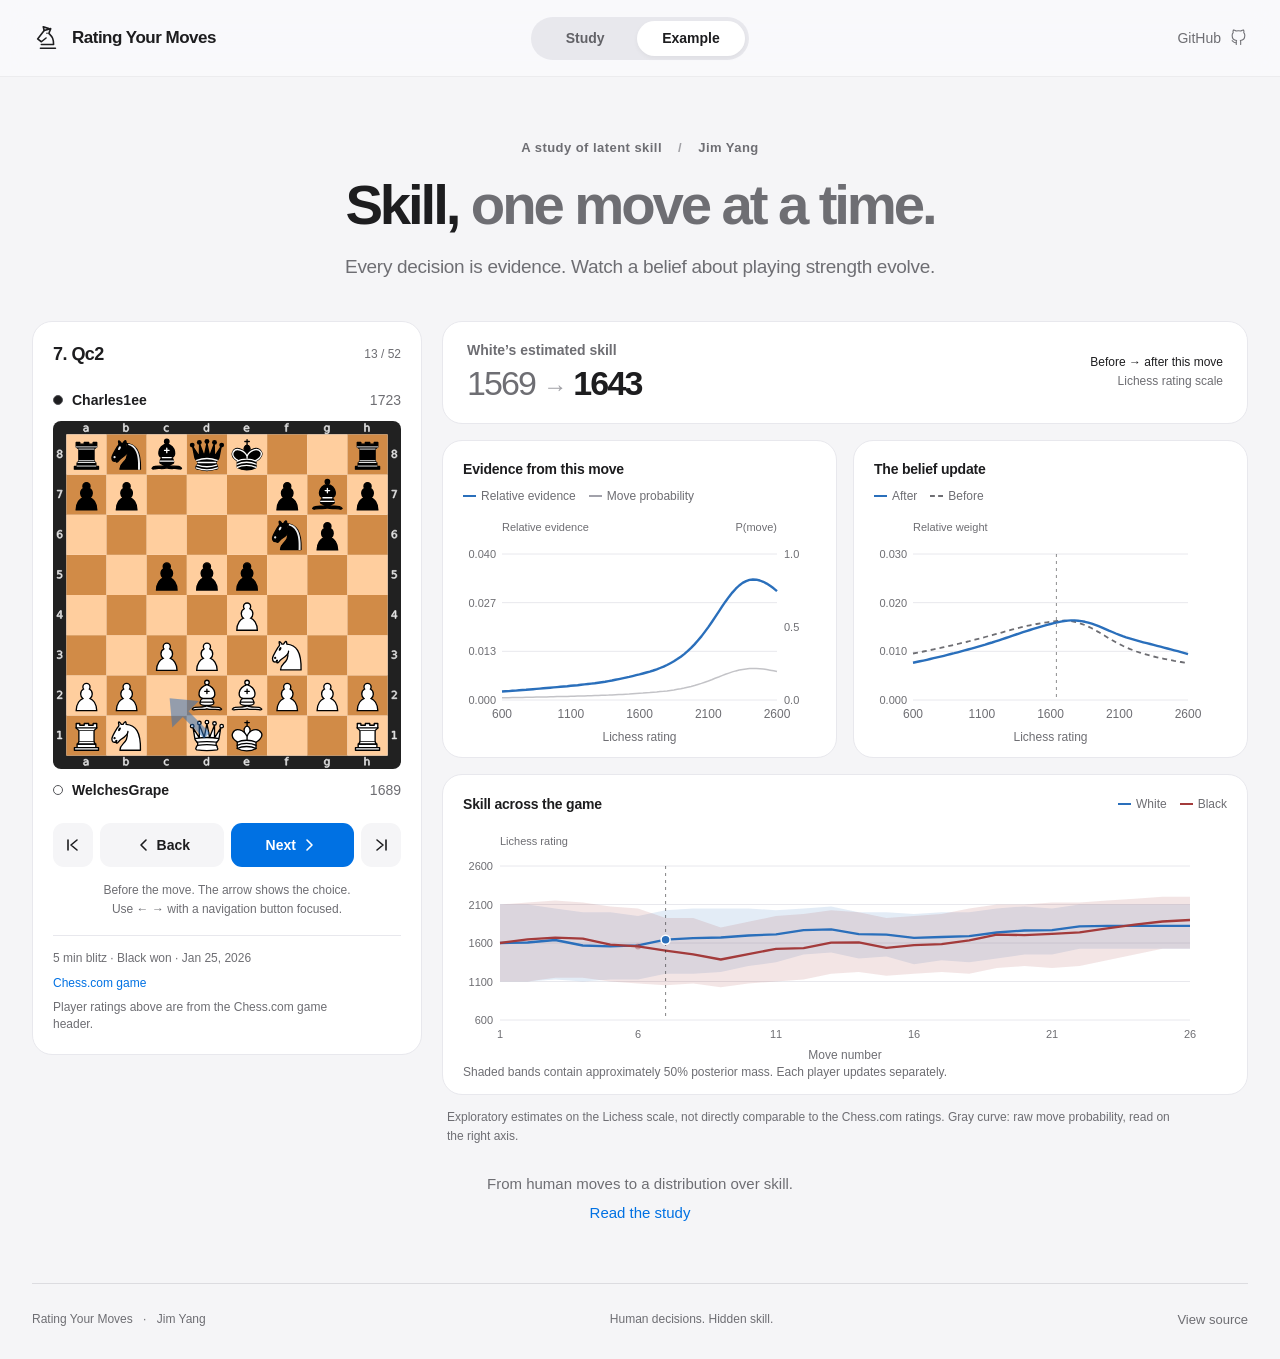
<file: docs/index.html>
<!doctype html>
<html lang="en">
<head>
  <meta charset="utf-8">
  <meta name="viewport" content="width=device-width, initial-scale=1">
  <meta name="theme-color" content="#f5f5f7">
  <meta name="description" content="What can a move reveal about the player behind it? A study of latent skill, with a move-by-move chess demo by Jim Yang.">
  <meta property="og:title" content="Rating Your Moves · Jim Yang">
  <meta property="og:description" content="Inferring latent skill from human decisions. Explore the study and a move-by-move chess example.">
  <meta property="og:type" content="website">
  <meta property="og:url" content="https://jimhcyang.github.io/rating_your_moves/">
  <meta property="og:image" content="https://jimhcyang.github.io/rating_your_moves/assets/study/board-feature-planes.png">
  <title>Rating Your Moves · Jim Yang</title>
  <link rel="icon" type="image/svg+xml" href="assets/favicon.svg">
  <link rel="stylesheet" href="assets/site.css">
  <script src="assets/site.js" defer></script>
</head>
<body>
  <a class="skip-link" href="#content">Skip to content</a>
  <header class="site-header">
    <div class="nav-inner">
      <a class="wordmark" href="#example" aria-label="Rating Your Moves home"><svg viewBox="0 0 32 32" aria-hidden="true"><path d="M9 27h16M10 23h13c0-6-1-8-5-12l2-5-7 2-7 9 4 3 5-4"/><path d="m13 8-1-4 6 2M16 11h.01"/></svg><span>Rating Your Moves</span></a>
      <nav class="tabs" aria-label="Project views">
        <a href="#study" id="study-tab">Study</a>
        <a href="#example" id="example-tab" aria-current="page">Example</a>
      </nav>
      <a class="source-link" href="https://github.com/jimhcyang/rating_your_moves">GitHub<svg viewBox="0 0 24 24" aria-hidden="true"><path d="M9 18c-4.3 1.3-4.3-2.2-6-2.7m12 5.4v-3.5c0-1 .1-1.5-.5-2.2 3.1-.3 6.3-1.5 6.3-7A5.4 5.4 0 0 0 19.3 4c.1-.4.7-1.8-.2-3.6 0 0-1.2-.4-3.8 1.4a13 13 0 0 0-6.8 0C5.9 0 4.7.4 4.7.4 3.8 2.2 4.4 3.6 4.5 4A5.4 5.4 0 0 0 3 8c0 5.5 3.2 6.7 6.3 7-.5.5-.6 1.1-.5 2.2v3.5" transform="translate(0 1) scale(.95)"/></svg></a>
    </div>
  </header>

  <main id="content">
    <section id="example" class="view" aria-labelledby="example-title">
      <div class="hero example-hero">
        <p class="eyebrow">A study of latent skill <span aria-hidden="true">/</span> Jim Yang</p>
        <h1 id="example-title">Skill, <span>one move at a time.</span></h1>
        <p class="hero-description">Every decision is evidence. Watch a belief about playing strength evolve.</p>
      </div>
      <div class="demo-container">
        <iframe id="demo-frame" src="demo.html" title="Interactive chess replay with move-by-move skill estimates" height="900"></iframe>
        <noscript><p>Open the <a href="demo.html">standalone example</a> to explore the game. The replay requires JavaScript.</p></noscript>
      </div>
      <div class="example-outro"><p>From human moves to a distribution over skill.</p><a href="#study">Read the study</a></div>
    </section>

    <section id="study" class="view" aria-labelledby="study-title" hidden>
      <div class="hero study-hero">
        <p class="eyebrow">Research notes <span aria-hidden="true">/</span> Jim Yang</p>
        <h1 id="study-title">What does a move<br><span>say about you?</span></h1>
        <p class="hero-description">Looking beyond the result to the skill behind each decision.</p>
      </div>

      <article class="study-article">
        <div class="study-opening">
          <div class="prose opening">
            <p>A result tells us who won. A sequence of decisions tells a richer story.</p>
            <p><strong>Rating Your Moves</strong> asks how much we can infer about a player’s strength from the moves they choose—and how certain we should be. The board is visible. The decision is observable. The ability behind it is hidden.</p>
          </div>
          <blockquote class="chess-quote opening-quote">
            <p>“The mistakes are all there on the board, waiting to be made.”</p>
            <cite>Savielly Tartakower</cite>
          </blockquote>
        </div>

        <section class="article-section editorial-row data-section">
          <div class="prose">
            <p class="section-label">The data</p>
            <h2>Start with<br>human decisions.</h2>
            <p>The study focuses on Lichess 5+0 blitz games, with ten 200-point rating bands spanning 400–2400. Balanced training samples keep common ratings from dominating; an unbalanced test sample preserves the natural rating mix.</p>
            <blockquote class="chess-quote inline-quote">
              <p>“Chess is the art of analysis.”</p>
              <cite>Mikhail Botvinnik</cite>
            </blockquote>
          </div>
          <figure class="study-figure landscape">
            <a href="assets/study/rating-time-control-distribution.png" target="_blank" rel="noopener" aria-label="Open the rating and time-control distribution at full resolution"><img src="assets/study/rating-time-control-distribution.png" alt="Heatmap of the source archive's games across rating bands and time controls, showing an uneven distribution." width="1800" height="990" loading="lazy"></a>
            <figcaption>Games across rating bands and time controls. A logarithmic scale reveals the uneven distribution in the archive.</figcaption>
          </figure>
        </section>

        <section class="article-section editorial-row representation-section">
          <div class="prose">
            <p class="section-label">The representation</p>
            <h2>One board.<br>Sixty-four views.</h2>
            <p>To us, a position is one chessboard. For a rating classifier, each half-move becomes a <strong>64 × 8 × 8</strong> representation of piece locations, square control, and the change made by the move.</p>
            <p>These layers reveal the structure of a decision. Neural classifiers turn them into a distribution over rating bands, using the two players’ average rating as the training target.</p>
          </div>
          <figure class="study-figure square">
            <a href="assets/study/board-feature-planes.png" target="_blank" rel="noopener" aria-label="Open all 64 board feature planes at full resolution"><img src="assets/study/board-feature-planes.png" alt="An eight-by-eight grid of chessboards visualizing the 64 feature planes for a position and move." width="1999" height="1999" loading="lazy"></a>
            <figcaption>Sixty-four ways of seeing the same decision. Select the image to look closer.</figcaption>
          </figure>
        </section>

        <section class="article-section editorial-row belief-section">
          <div class="prose">
            <p class="section-label">The evidence</p>
            <h2>A belief that moves<br>with the game.</h2>
            <p>Move-level predictions combine into an evolving rating distribution. A familiar move may tell us little; a distinctive decision may shift the estimate.</p>
            <p>Following the whole distribution keeps uncertainty in view. Its shape matters alongside its center: how much does this move tell us, and how much remains unknown?</p>
          </div>
          <details class="replay-detail" open>
            <summary>A game, move by move<span class="plus" aria-hidden="true"></span></summary>
            <figure class="replay-figure">
              <img src="assets/study/original-posterior-replay.gif" data-src="assets/study/original-posterior-replay.gif" alt="Replay of Charles1ee versus Basti1967, with the chessboard and the classifier's changing rating distributions." width="800" height="1208" loading="lazy">
              <noscript><a href="assets/study/original-posterior-replay.gif">Open the animated replay</a></noscript>
              <figcaption>Charles1ee vs Basti1967. The board and the classifier’s rating distribution unfold together; curves are scaled for display.</figcaption>
            </figure>
          </details>
        </section>

        <section class="article-section inverse-section">
          <div class="inverse-heading">
            <p class="section-label">The inference</p>
            <h2>Turn the<br> question around.</h2>
          </div>
          <div class="prose">
            <p>A complementary route starts with a skill-conditioned move model: what would a player of a given strength play? The <a href="#example">interactive example</a> asks the inverse question—which strengths make these observed moves plausible?</p>
            <div class="equation" aria-label="Updated belief in skill is proportional to prior belief times move likelihood raised to an evidence weight"><span>Updated belief</span><span class="math-symbol">∝</span><span>Prior belief</span><span class="math-symbol">×</span><span>Move likelihood<sup>α</sup></span></div>
            <p>Using <a href="https://www.maiachess.com/">Maia-3</a>’s 5M human-move model, it tracks White and Black separately. Evidence is tempered, with a per-move trust cap, so a single decision has limited influence.</p>
            <p class="research-note">An exploratory case study: one Chess.com game, evaluated on a Lichess rating scale. The estimates and uncertainty need validation across players and games; they are not official ratings.</p>
          </div>
        </section>

        <section class="article-section next-question">
          <blockquote class="chess-quote closing-quote">
            <p>“The beauty of a move lies not in its appearance, but in the thought behind it.”</p>
            <cite>Siegbert Tarrasch</cite>
          </blockquote>
          <div class="prose">
            <p class="section-label">Beyond the rating</p>
            <h2>Understanding the player.</h2>
            <p>Can we separate persistent skill from style, position difficulty, and time pressure? Adding clock usage and engine-based move quality could help explain where a player’s decisions change—and why.</p>
            <p>The ambition is to understand what our choices reveal about us, and how that changes as we learn.</p>
            <a class="primary-link" href="#example">Explore the example</a>
          </div>
        </section>
      </article>
    </section>
  </main>

  <footer class="site-footer"><span>Rating Your Moves <span aria-hidden="true">·</span> Jim Yang</span><span>Human decisions. Hidden skill.</span><a href="https://github.com/jimhcyang/rating_your_moves">View source</a></footer>
</body>
</html>
</file>
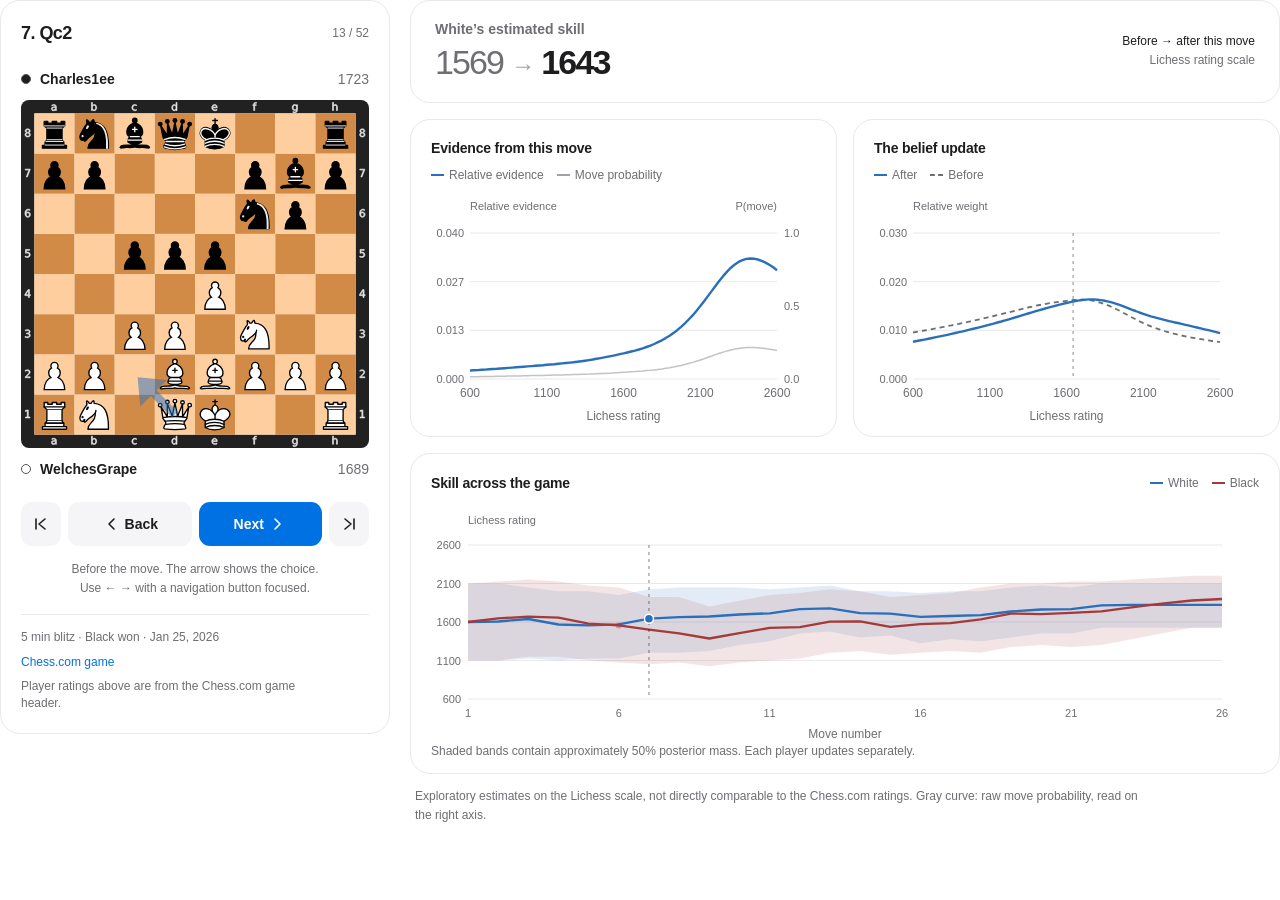
<file: docs/demo.html>
<!doctype html>
<html lang="en">
<head>
  <meta charset="utf-8">
  <meta name="viewport" content="width=device-width, initial-scale=1">
  <meta name="color-scheme" content="light">
  <title>Move explorer — Rating Your Moves</title>
  <link rel="stylesheet" href="assets/demo.css">
  <script src="assets/demo-data.js" defer></script>
  <script src="assets/demo.js" defer></script>
</head>
<body>
<main id="explorer" aria-label="Move-by-move skill explorer">
  <div class="demo-grid">
    <section class="board-card card" aria-label="Chess game replay">
      <div class="move-heading">
        <span id="move-label" aria-live="polite" aria-atomic="true"></span>
        <span id="move-count" class="move-count"></span>
      </div>
      <div class="player"><span class="piece-dot black" aria-hidden="true"></span><span>Charles1ee</span><span class="player-rating">1723</span></div>
      <div id="board" role="img" aria-label="Chess position before the selected move"></div>
      <div class="player"><span class="piece-dot white" aria-hidden="true"></span><span>WelchesGrape</span><span class="player-rating">1689</span></div>
      <div class="controls" role="group" aria-label="Move navigation" aria-describedby="keyboard-hint">
        <button id="start" type="button" aria-label="First move" title="First move"><svg viewBox="0 0 20 20" aria-hidden="true"><path d="M5 5v10m9-10-6 5 6 5"/></svg></button>
        <button id="prev" type="button" aria-label="Previous move"><svg viewBox="0 0 20 20" aria-hidden="true"><path d="m12 5-5 5 5 5"/></svg><span>Back</span></button>
        <button id="next" type="button" class="primary" aria-label="Next move"><span>Next</span><svg viewBox="0 0 20 20" aria-hidden="true"><path d="m8 5 5 5-5 5"/></svg></button>
        <button id="end" type="button" aria-label="Final position" title="Final position"><svg viewBox="0 0 20 20" aria-hidden="true"><path d="M15 5v10M6 5l6 5-6 5"/></svg></button>
      </div>
      <p class="board-hint" id="keyboard-hint">Before the move. The arrow shows the choice.<br><span>Use ← → with a navigation button focused.</span></p>
      <div class="game-meta">
        <span>5 min blitz · Black won · Jan 25, 2026</span>
        <a href="https://www.chess.com/analysis/game/live/148465731420/analysis" target="_blank" rel="noopener noreferrer">Chess.com game</a>
        <span class="rating-note">Player ratings above are from the Chess.com game header.</span>
      </div>
    </section>
    <section class="evidence" aria-label="Rating evidence and estimates">
      <div class="estimate-card card">
        <div><p class="eyebrow" id="estimate-label">White’s estimated skill</p><p id="summary" class="estimate-value"></p></div>
        <p class="estimate-note">Before <span aria-hidden="true">→</span> after this move<br><span>Lichess rating scale</span></p>
      </div>
      <div class="charts">
        <section class="chart-card card" aria-labelledby="evidence-title">
          <h2 id="evidence-title">Evidence from this move</h2>
          <div class="chart-key"><span><i class="key-line selected-color"></i>Relative evidence</span><span><i class="key-line gray"></i>Move probability</span></div>
          <div id="likelihood"></div>
        </section>
        <section class="chart-card card" aria-labelledby="posterior-title">
          <h2 id="posterior-title">The belief update</h2>
          <div class="chart-key"><span><i class="key-line selected-color"></i>After</span><span><i class="key-line dashed"></i>Before</span></div>
          <div id="posterior"></div>
        </section>
        <section class="chart-card trajectory-card card" aria-labelledby="trajectory-title">
          <div class="chart-heading"><h2 id="trajectory-title">Skill across the game</h2><div class="chart-key"><span><i class="key-line blue"></i>White</span><span><i class="key-line red"></i>Black</span></div></div>
          <div id="trajectory"></div>
          <p class="chart-note">Shaded bands contain approximately 50% posterior mass. Each player updates separately.</p>
        </section>
      </div>
      <p class="demo-note">Exploratory estimates on the Lichess scale, not directly comparable to the Chess.com ratings. Gray curve: raw move probability, read on the right axis.</p>
    </section>
  </div>
  <noscript><p class="demo-note">Enable JavaScript to explore the 52 moves in this game.</p></noscript>
</main>
</body>
</html>
</file>
<file: docs/assets/site.css>
:root{color-scheme:light;--ink:#1d1d1f;--muted:#6e6e73;--blue:#0071e3;--bg:#f5f5f7;--line:#dcdce0;font-family:-apple-system,BlinkMacSystemFont,"Segoe UI",Helvetica,Arial,sans-serif;font-synthesis:none;-webkit-font-smoothing:antialiased}
*{box-sizing:border-box}
body{margin:0;background:var(--bg);color:var(--ink);font-size:16px;line-height:1.5}
a{color:var(--blue);text-decoration:none;text-underline-offset:4px}
a:hover{text-decoration:underline}
button,a,summary{-webkit-tap-highlight-color:transparent}
:focus-visible{outline:3px solid var(--blue);outline-offset:5px;border-radius:4px}
[hidden]{display:none!important}
.skip-link{position:fixed;top:8px;left:12px;z-index:20;background:white;padding:10px 16px;transform:translateY(-160%)}
.skip-link:focus{transform:translateY(0)}
.site-header{position:sticky;top:0;z-index:10;background:rgba(250,250,252,.88);backdrop-filter:blur(20px);-webkit-backdrop-filter:blur(20px);border-bottom:1px solid #0000000d}
.nav-inner{max-width:1280px;min-height:76px;margin:auto;padding:0 32px;display:grid;grid-template-columns:1fr auto 1fr;align-items:center;gap:24px}
.wordmark{display:flex;align-items:center;gap:10px;color:var(--ink);font-size:17px;font-weight:650;letter-spacing:-.5px;width:fit-content;white-space:nowrap}
.wordmark:hover,.source-link:hover{text-decoration:none;opacity:.7}
.wordmark svg{width:30px;height:30px;fill:none;stroke:currentColor;stroke-width:1.7;stroke-linecap:round;stroke-linejoin:round}
.tabs{display:flex;padding:4px;background:#e8e8ed;border-radius:30px;gap:2px}
.tabs a{padding:7px 25px;min-width:100px;text-align:center;color:#626267;font-size:14px;font-weight:550;border-radius:24px;transition:background .18s,color .18s}
.tabs a:hover{text-decoration:none;color:var(--ink)}
.tabs a[aria-current="page"]{background:#fff;color:var(--ink);box-shadow:0 2px 5px #0000000c}
.source-link{justify-self:end;display:flex;align-items:center;gap:9px;font-size:14px;color:var(--muted)}
.source-link svg{width:18px;height:18px;fill:none;stroke:currentColor;stroke-width:1.5;stroke-linecap:round;stroke-linejoin:round}
.hero{text-align:center;padding:61px 24px 39px}
.eyebrow{font-size:13px;font-weight:550;letter-spacing:.035em;color:var(--muted);margin:0 0 17px}
.eyebrow span{margin:0 12px;color:#a1a1a6}
h1{font-size:clamp(36px,4.4vw,62px);line-height:1.06;letter-spacing:-.055em;font-weight:650;margin:0}
h1 span{color:var(--muted)}
.hero-description{color:var(--muted);font-size:19px;line-height:1.5;letter-spacing:-.3px;margin:19px auto 0;max-width:620px}
.demo-container{max-width:1280px;margin:0 auto;padding:0 32px}
#demo-frame{display:block;border:0;width:100%;min-height:700px;background:var(--bg)}
.example-outro{text-align:center;padding:25px 20px 58px;font-size:15px}
.example-outro p{color:var(--muted);margin:0 0 7px}
.study-hero{max-width:1160px;margin:0 auto;padding:90px 28px 64px;text-align:left}
.study-hero h1{font-size:clamp(48px,6.5vw,84px)}
.study-hero .hero-description{margin:23px 0 0;max-width:600px;font-size:21px}
.study-article{max-width:1160px;margin:0 auto;padding:0 28px 100px}
.prose{max-width:660px;margin:0 auto}
.prose p{font-size:18px;line-height:1.75;letter-spacing:-.15px;color:#505056;margin:18px 0}
.prose strong{color:var(--ink);font-weight:600}
.study-opening{display:grid;grid-template-columns:1.15fr .85fr;gap:95px;align-items:center;padding:0 0 64px;border-bottom:1px solid var(--line)}
.study-opening .prose{margin:0}
.opening p:first-child{font-size:27px;line-height:1.45;color:var(--ink);letter-spacing:-.65px;margin-top:0}
.opening p:last-child{margin-bottom:0}
.chess-quote{margin:0}
.chess-quote p{font-family:Georgia,"Times New Roman",serif;font-size:27px;line-height:1.45;font-weight:400;letter-spacing:-.5px;color:#505056;margin:0 0 17px}
.chess-quote cite{font-family:-apple-system,BlinkMacSystemFont,"Segoe UI",Helvetica,Arial,sans-serif;font-size:14px;font-style:normal;line-height:1.5;color:var(--muted)}
.opening-quote{max-width:340px;margin-left:auto;padding-top:8px}
.article-section{margin-top:92px}
.section-label,.prose .section-label{font-size:13px;line-height:1.4;font-weight:600;letter-spacing:.055em;color:var(--muted);margin:0 0 14px}
h2{font-size:clamp(30px,3.4vw,42px);line-height:1.14;letter-spacing:-1.4px;font-weight:650;margin:0 0 24px}
.editorial-row{display:grid;grid-template-columns:minmax(0,.85fr) minmax(0,1.25fr);gap:64px;align-items:center}
.editorial-row>.prose{margin:0;max-width:440px}
.editorial-row .prose>p:last-child{margin-bottom:0}
.inline-quote{margin-top:31px;padding-top:25px;border-top:1px solid var(--line)}
.inline-quote p{font-size:23px;line-height:1.4;margin:0 0 11px}
.study-figure{margin:0;min-width:0}
.study-figure img{display:block;width:100%;height:auto;background:white;padding:12px;border-radius:16px;border:1px solid #e9e9ee}
.study-figure a{display:block;border-radius:16px}
.representation-section{grid-template-columns:minmax(0,1.2fr) minmax(0,.85fr);gap:75px}
.representation-section>.prose{grid-column:2;grid-row:1}
.representation-section>.square{grid-column:1;grid-row:1}
.square{max-width:590px}
figcaption{font-size:14px;line-height:1.6;color:var(--muted);padding:14px 5px 0;text-align:left;max-width:660px;margin:0 auto}
.belief-section{grid-template-columns:minmax(0,1fr) minmax(0,1fr);gap:92px;align-items:start}
.belief-section>.prose{padding-top:98px}
.replay-detail{margin:0;max-width:450px;width:100%;justify-self:center;border-top:1px solid var(--line);border-bottom:1px solid var(--line)}
.replay-detail summary{list-style:none;display:flex;align-items:center;justify-content:space-between;gap:20px;font-size:16px;font-weight:550;padding:20px 0;cursor:pointer}
.replay-detail summary::-webkit-details-marker{display:none}
.plus{width:16px;height:16px;position:relative;flex-shrink:0}
.plus:before,.plus:after{content:"";position:absolute;background:var(--muted);border-radius:2px}
.plus:before{width:16px;height:2px;top:7px;left:0}
.plus:after{width:2px;height:16px;left:7px;top:0}
.replay-detail[open] .plus:after{display:none}
.replay-figure{margin:0 auto 22px;max-width:390px}
.replay-figure img{width:100%;height:auto;display:block;border-radius:12px}
.inverse-section{display:grid;grid-template-columns:minmax(0,.8fr) minmax(0,1.25fr);gap:64px;background:white;padding:48px;border-radius:24px}
.inverse-heading{padding-top:3px}
.inverse-section .prose{margin:0;max-width:none}
.inverse-section .prose>p:first-child{margin-top:0}
.inverse-section .prose>p:last-child{margin-bottom:0}
.equation{display:flex;justify-content:flex-start;align-items:baseline;gap:10px;flex-wrap:wrap;font-size:16px;font-weight:500;letter-spacing:-.4px;padding:23px 0;margin:25px 0;border-top:1px solid #ececf0;border-bottom:1px solid #ececf0}
.equation sup{font-size:13px;margin-left:1px}
.math-symbol{color:var(--muted);font-weight:400;font-size:22px}
.prose .research-note{font-size:15px;line-height:1.7;color:var(--muted)}
.next-question{display:grid;grid-template-columns:minmax(0,.85fr) minmax(0,1.15fr);gap:110px;align-items:center;margin-top:95px}
.next-question>.prose{margin:0}
.closing-quote{max-width:370px}
.closing-quote p{font-size:30px;line-height:1.45}
.primary-link{display:inline-flex;align-items:center;justify-content:center;font-size:15px;background:var(--blue);color:white;border-radius:24px;min-height:45px;padding:11px 24px;margin-top:15px}
.primary-link:hover{background:#0077ed;text-decoration:none}
.site-footer{border-top:1px solid var(--line);max-width:1216px;margin:0 auto;padding:26px 0 30px;display:flex;justify-content:space-between;align-items:center;gap:16px;color:var(--muted);font-size:12px}
.site-footer span span{margin:0 7px}
.site-footer a{font-size:13px;color:var(--muted)}
@media(min-width:1500px){.hero{padding-top:76px;padding-bottom:48px}}
@media(max-width:1280px){.site-footer{margin-left:32px;margin-right:32px}}
@media(max-width:1000px) and (min-width:721px){.study-opening{gap:50px}.editorial-row,.representation-section,.inverse-section{gap:36px}.belief-section{gap:52px}.inverse-section{padding:36px}.next-question{gap:65px}.chess-quote p{font-size:24px}.belief-section>.prose{padding-top:70px}}
@media(max-width:720px){.nav-inner{padding:0 20px;min-height:106px;grid-template-columns:1fr auto;gap:10px 16px;padding-top:12px;padding-bottom:11px}.wordmark{font-size:16px;gap:7px}.wordmark svg{width:25px;height:25px}.tabs{grid-row:2;grid-column:1/-1;justify-self:center}.tabs a{padding:5px 32px;min-width:115px}.source-link{font-size:13px}.source-link svg{display:none}.hero{padding:40px 22px 29px}.eyebrow{font-size:12px;letter-spacing:0}.eyebrow span{margin:0 8px}.hero-description{font-size:17px;max-width:360px;margin-top:16px}.example-hero h1{max-width:340px;margin:0 auto;line-height:1.08;font-size:43px}.example-hero h1 span{display:block}.demo-container{padding:0 16px}.example-outro{padding-bottom:40px}.study-hero{padding:49px 24px 37px}.study-hero h1{font-size:clamp(45px,11vw,64px)}.study-hero .hero-description{font-size:19px;max-width:420px;margin-top:19px}.study-article{padding:0 24px 64px}.prose p{font-size:17px;line-height:1.7}.study-opening,.editorial-row,.representation-section,.inverse-section,.next-question{display:block}.study-opening{padding-bottom:38px}.opening p:first-child{font-size:25px}.opening-quote{max-width:440px;margin:30px 0 0;padding:26px 0 0;border-top:1px solid var(--line)}.chess-quote p{font-size:24px;line-height:1.45}.chess-quote cite{font-size:14px}.article-section{margin-top:55px}.editorial-row>.prose{max-width:none}.section-label,.prose .section-label{font-size:13px}.study-article h2{font-size:35px;letter-spacing:-1px}.study-figure{margin-top:27px}.study-figure img{border-radius:14px;padding:6px}figcaption{padding:12px 2px 0;font-size:14px}.inline-quote{margin-top:25px;padding-top:21px}.inline-quote p{font-size:22px}.belief-section>.prose{padding-top:0}.replay-detail{margin:29px auto 0;max-width:440px}.replay-detail summary{font-size:16px}.replay-figure{max-width:370px}.inverse-section{padding:30px 24px;margin-left:-7px;margin-right:-7px;border-radius:20px}.inverse-heading h2 br{display:none}.inverse-heading h2 br:after{content:" "}.inverse-section .prose>p:first-child{margin-top:20px}.equation{font-size:16px;gap:8px;padding:20px 0}.next-question{margin-top:55px}.closing-quote{max-width:440px;padding-bottom:33px;margin-bottom:35px;border-bottom:1px solid var(--line)}.closing-quote p{font-size:27px}.site-footer{margin:0 22px;flex-wrap:wrap;padding:23px 0;gap:10px}.site-footer>span:nth-child(2){display:none}}
@media(prefers-reduced-motion:reduce){*{transition:none!important;scroll-behavior:auto!important}}
</file>
<file: docs/assets/demo.css>
:root{color-scheme:light;--ink:#1d1d1f;--muted:#6e6e73;--blue:#0071e3;--red:#ad4359;--selected:#2a6fbb;--line:#e8e8ed;--surface:#f5f5f7;font-family:-apple-system,BlinkMacSystemFont,"Segoe UI",sans-serif;font-synthesis:none}
*{box-sizing:border-box}
body{margin:0;color:var(--ink);background:transparent;font-size:14px;-webkit-font-smoothing:antialiased}
button,a{-webkit-tap-highlight-color:transparent}
button{font:inherit}
a{color:var(--blue);text-decoration:none}
a:hover{text-decoration:underline}
a:focus-visible,button:focus-visible{outline:3px solid #0071e388;outline-offset:3px}
.demo-grid{display:grid;grid-template-columns:390px minmax(0,1fr);gap:20px;align-items:start}
.card{background:#fff;border:1px solid var(--line);border-radius:20px}
.board-card{padding:20px}
.move-heading{display:flex;justify-content:space-between;align-items:center;gap:12px;margin-bottom:17px;min-height:24px}
#move-label{font-size:18px;font-weight:650;letter-spacing:-.03em}
.move-count{font-size:12px;color:var(--muted);white-space:nowrap;font-variant-numeric:tabular-nums}
.player{display:flex;align-items:center;gap:9px;font-size:14px;font-weight:550;min-height:34px}
.player-rating{margin-left:auto;color:var(--muted);font-variant-numeric:tabular-nums;font-weight:400}
.piece-dot{height:10px;width:10px;border-radius:50%;border:1px solid #55565a;flex-shrink:0}
.piece-dot.black{background:#1d1d1f}
.piece-dot.white{background:#fff}
#board{overflow:hidden;border-radius:8px;margin:4px 0}
#board svg{display:block;width:100%;height:auto}
.controls{display:grid;grid-template-columns:40px 1fr 1fr 40px;gap:7px;margin-top:16px}
.controls button{display:flex;align-items:center;justify-content:center;gap:3px;min-height:44px;padding:0 9px;border:0;border-radius:11px;background:var(--surface);color:var(--ink);font-size:14px;font-weight:550;cursor:pointer;transition:background .16s,opacity .16s}
.controls button:hover{background:#e8e8ed}
.controls button.primary{background:var(--blue);color:#fff}
.controls button.primary:hover{background:#0077ed}
.controls button:disabled{opacity:.32;cursor:default}
.controls button svg{height:20px;width:20px;fill:none;stroke:currentColor;stroke-width:1.6;stroke-linecap:round;stroke-linejoin:round;flex-shrink:0}
.board-hint{font-size:12px;line-height:1.55;color:var(--muted);margin:14px 0 17px;text-align:center}
.board-hint span{font-size:12px}
.game-finished .move-count{color:var(--ink);font-weight:550}
.game-finished .board-hint{color:var(--ink)}
.game-finished .board-hint span{color:var(--muted)}
.game-meta{border-top:1px solid var(--line);padding-top:14px;display:flex;gap:7px;flex-direction:column;font-size:12px;color:var(--muted);line-height:1.45}
.rating-note{font-size:12px;max-width:300px}
.evidence{min-width:0}
.estimate-card{display:flex;justify-content:space-between;align-items:center;gap:15px;padding:20px 24px;margin-bottom:16px}
.eyebrow{color:var(--muted);margin:0 0 6px;font-size:14px;font-weight:550}
.estimate-value{margin:0;font-size:34px;font-weight:600;letter-spacing:-.055em;line-height:1.14;font-variant-numeric:tabular-nums}
.estimate-value .before{color:var(--muted);font-weight:400}
.estimate-value .arrow{color:#a1a1a6;font-size:24px;margin:0 8px;font-weight:400}
.estimate-note{margin:0;text-align:right;font-size:12px;line-height:1.6;color:var(--ink)}
.estimate-note>span:last-child{color:var(--muted)}
.charts{display:grid;grid-template-columns:repeat(2,minmax(0,1fr));gap:16px}
.chart-card{padding:20px 14px 12px;min-width:0;overflow:hidden}
.chart-card h2{font-size:14px;font-weight:600;letter-spacing:-.015em;margin:0 6px 10px}
.chart-key{display:flex;gap:13px;flex-wrap:wrap;align-items:center;font-size:12px;color:var(--muted);margin:0 6px 4px;line-height:1.5}
.chart-key>span{display:inline-flex;align-items:center;gap:5px;white-space:nowrap}
.key-line{width:13px;border-top:2px solid var(--muted);display:inline-block}
.key-line.selected-color{border-color:var(--selected)}
.key-line.gray{border-color:#a1a1aa}
.key-line.dashed{border-top-style:dashed}
.key-line.blue{border-color:#2a6fbb}
.key-line.red{border-color:#a33b3b}
svg.chart{width:100%;height:auto;display:block;overflow:visible;font-family:inherit}
.trajectory-card{grid-column:1/-1}
.chart-heading{display:flex;align-items:center;justify-content:space-between;gap:8px}
.chart-heading .chart-key{margin-bottom:10px}
.chart-note,.demo-note{font-size:12px;line-height:1.6;color:var(--muted)}
.chart-note{margin:0 6px}
.demo-note{margin:13px 5px 0;max-width:730px}
@media(max-width:1110px) and (min-width:861px){.demo-grid{grid-template-columns:350px minmax(0,1fr);gap:16px}.charts{grid-template-columns:1fr}.estimate-card{padding:18px}.estimate-value{font-size:30px}}
@media(max-width:860px){.demo-grid{grid-template-columns:1fr;gap:20px}.board-card{max-width:430px;width:100%;margin:0 auto}.charts{gap:14px}.demo-note{margin-bottom:2px}}
@media(max-width:580px){.charts{grid-template-columns:1fr}.board-card{padding:16px}.estimate-card{padding:20px}.estimate-value{font-size:32px}.chart-card{padding:20px 12px 12px}.chart-card h2{font-size:15px}.chart-heading{align-items:flex-start;flex-wrap:wrap}.chart-heading .chart-key{gap:10px}.game-meta{font-size:12px}}
@media(max-width:350px){.estimate-card{align-items:flex-start;flex-direction:column;gap:8px}.estimate-note{text-align:left}}
@media(prefers-reduced-motion:reduce){*,*::before,*::after{transition:none!important}}
</file>
